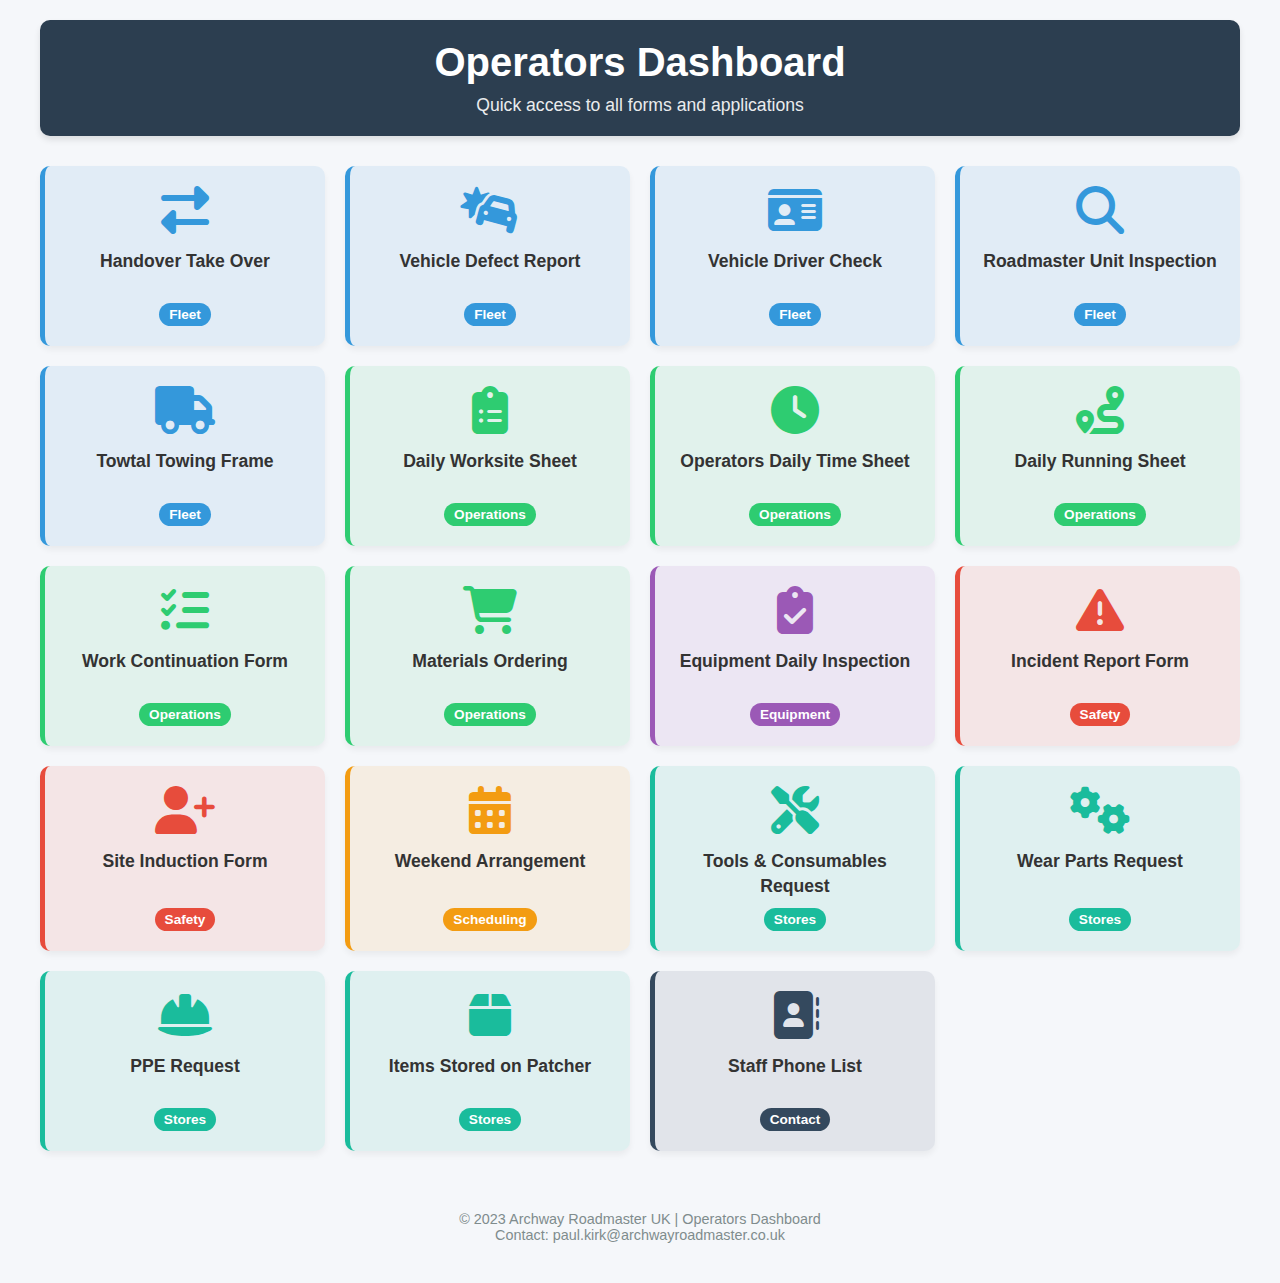
<file: index.html>
<!DOCTYPE html>
<html lang="en">
<head>
    <meta charset="UTF-8">
    <meta name="viewport" content="width=device-width, initial-scale=1.0">
    <title>Operators Dashboard</title>
    <link rel="stylesheet" href="https://cdnjs.cloudflare.com/ajax/libs/font-awesome/6.4.0/css/all.min.css">
    <link rel="stylesheet" href="styles.css">
</head>
<body>
    <div class="dashboard-container">
        <div class="dashboard-header">
            <h1>Operators Dashboard</h1>
            <p>Quick access to all forms and applications</p>
        </div>
        
        <div id="dashboard-grid" class="dashboard-grid">
            <!-- Dashboard items will be loaded dynamically from forms-data.json -->
        </div>
        
        <div class="footer">
            <p>© 2023 Archway Roadmaster UK | Operators Dashboard</p>
            <p>Contact: paul.kirk@archwayroadmaster.co.uk</p>
        </div>
    </div>

    <script src="app.js"></script>
</body>
</html>
</file>
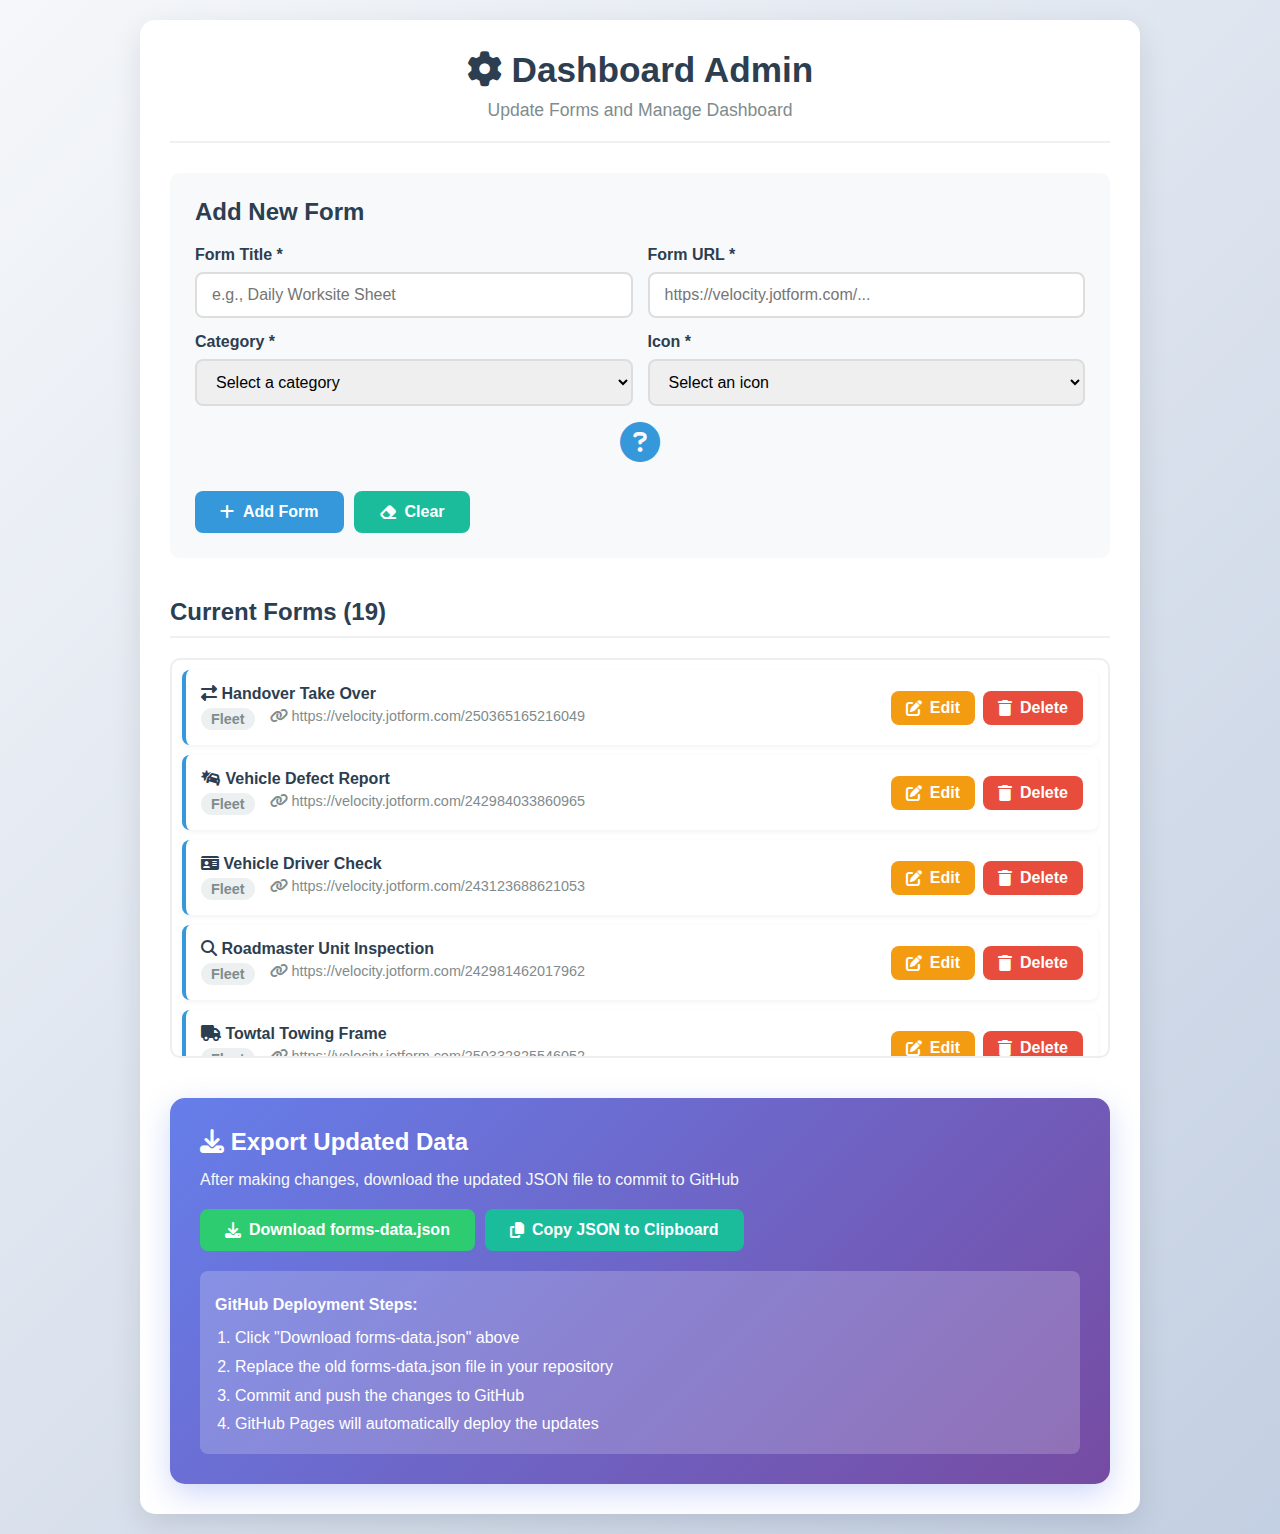
<file: admin.html>
<!DOCTYPE html>
<html lang="en">
<head>
    <meta charset="UTF-8">
    <meta name="viewport" content="width=device-width, initial-scale=1.0">
    <title>Dashboard Admin - Update Forms</title>
    <link rel="stylesheet" href="https://cdnjs.cloudflare.com/ajax/libs/font-awesome/6.4.0/css/all.min.css">
    <link rel="stylesheet" href="admin-styles.css">
</head>
<body>
    <div class="container">
        <div class="header">
            <h1><i class="fas fa-cog"></i> Dashboard Admin</h1>
            <p class="subtitle">Update Forms and Manage Dashboard</p>
        </div>

        <!-- Add/Edit Form Section -->
        <div class="form-section">
            <h2 id="form-mode-title">Add New Form</h2>
            <form id="form-editor">
                <div class="form-row">
                    <div class="form-group">
                        <label for="form-title">Form Title *</label>
                        <input type="text" id="form-title" required placeholder="e.g., Daily Worksite Sheet">
                    </div>
                    <div class="form-group">
                        <label for="form-url">Form URL *</label>
                        <input type="url" id="form-url" required placeholder="https://velocity.jotform.com/...">
                    </div>
                </div>

                <div class="form-row">
                    <div class="form-group">
                        <label for="form-category">Category *</label>
                        <select id="form-category" required>
                            <option value="">Select a category</option>
                            <option value="Fleet">Fleet</option>
                            <option value="Operations">Operations</option>
                            <option value="Equipment">Equipment</option>
                            <option value="Safety">Safety</option>
                            <option value="Scheduling">Scheduling</option>
                            <option value="Stores">Stores</option>
                            <option value="Contact">Contact</option>
                        </select>
                    </div>
                    <div class="form-group">
                        <label for="form-icon">Icon *</label>
                        <select id="form-icon" required>
                            <option value="">Select an icon</option>
                            <option value="fa-clipboard-list">Clipboard List</option>
                            <option value="fa-clock">Clock</option>
                            <option value="fa-route">Route</option>
                            <option value="fa-tasks">Tasks</option>
                            <option value="fa-shopping-cart">Shopping Cart</option>
                            <option value="fa-exchange-alt">Exchange</option>
                            <option value="fa-car-crash">Car Crash</option>
                            <option value="fa-id-card">ID Card</option>
                            <option value="fa-search">Search</option>
                            <option value="fa-truck">Truck</option>
                            <option value="fa-clipboard-check">Clipboard Check</option>
                            <option value="fa-exclamation-triangle">Exclamation Triangle</option>
                            <option value="fa-user-plus">User Plus</option>
                            <option value="fa-calendar-alt">Calendar</option>
                            <option value="fa-tools">Tools</option>
                            <option value="fa-cogs">Cogs</option>
                            <option value="fa-hard-hat">Hard Hat</option>
                            <option value="fa-box">Box</option>
                            <option value="fa-address-book">Address Book</option>
                            <option value="fa-file-alt">File</option>
                            <option value="fa-wrench">Wrench</option>
                        </select>
                    </div>
                </div>

                <div class="icon-preview" id="icon-preview">
                    <i class="fas fa-question-circle"></i>
                </div>

                <div class="button-group">
                    <button type="submit" class="btn btn-primary">
                        <i class="fas fa-plus"></i> Add Form
                    </button>
                    <button type="button" id="cancel-edit" class="btn btn-warning" style="display: none;">
                        <i class="fas fa-times"></i> Cancel
                    </button>
                    <button type="button" id="clear-form" class="btn btn-info">
                        <i class="fas fa-eraser"></i> Clear
                    </button>
                </div>
            </form>
        </div>

        <!-- Current Forms List -->
        <div class="items-section">
            <h2>Current Forms (<span id="form-count">0</span>)</h2>
            <div class="item-list" id="forms-list">
                <!-- Forms will be loaded here -->
            </div>
        </div>

        <!-- Export Section -->
        <div class="upload-section">
            <h3><i class="fas fa-download"></i> Export Updated Data</h3>
            <p>After making changes, download the updated JSON file to commit to GitHub</p>
            
            <div class="button-group">
                <button onclick="downloadJSON()" class="btn btn-success">
                    <i class="fas fa-download"></i> Download forms-data.json
                </button>
                <button onclick="copyJSON()" class="btn btn-info">
                    <i class="fas fa-copy"></i> Copy JSON to Clipboard
                </button>
            </div>

            <div style="margin-top: 20px; padding: 15px; background: rgba(255,255,255,0.2); border-radius: 8px;">
                <h4 style="color: white; margin-bottom: 10px;">GitHub Deployment Steps:</h4>
                <ol style="color: white; line-height: 1.8;">
                    <li>Click "Download forms-data.json" above</li>
                    <li>Replace the old forms-data.json file in your repository</li>
                    <li>Commit and push the changes to GitHub</li>
                    <li>GitHub Pages will automatically deploy the updates</li>
                </ol>
            </div>
        </div>
    </div>

    <script src="admin.js"></script>
</body>
</html>
</file>
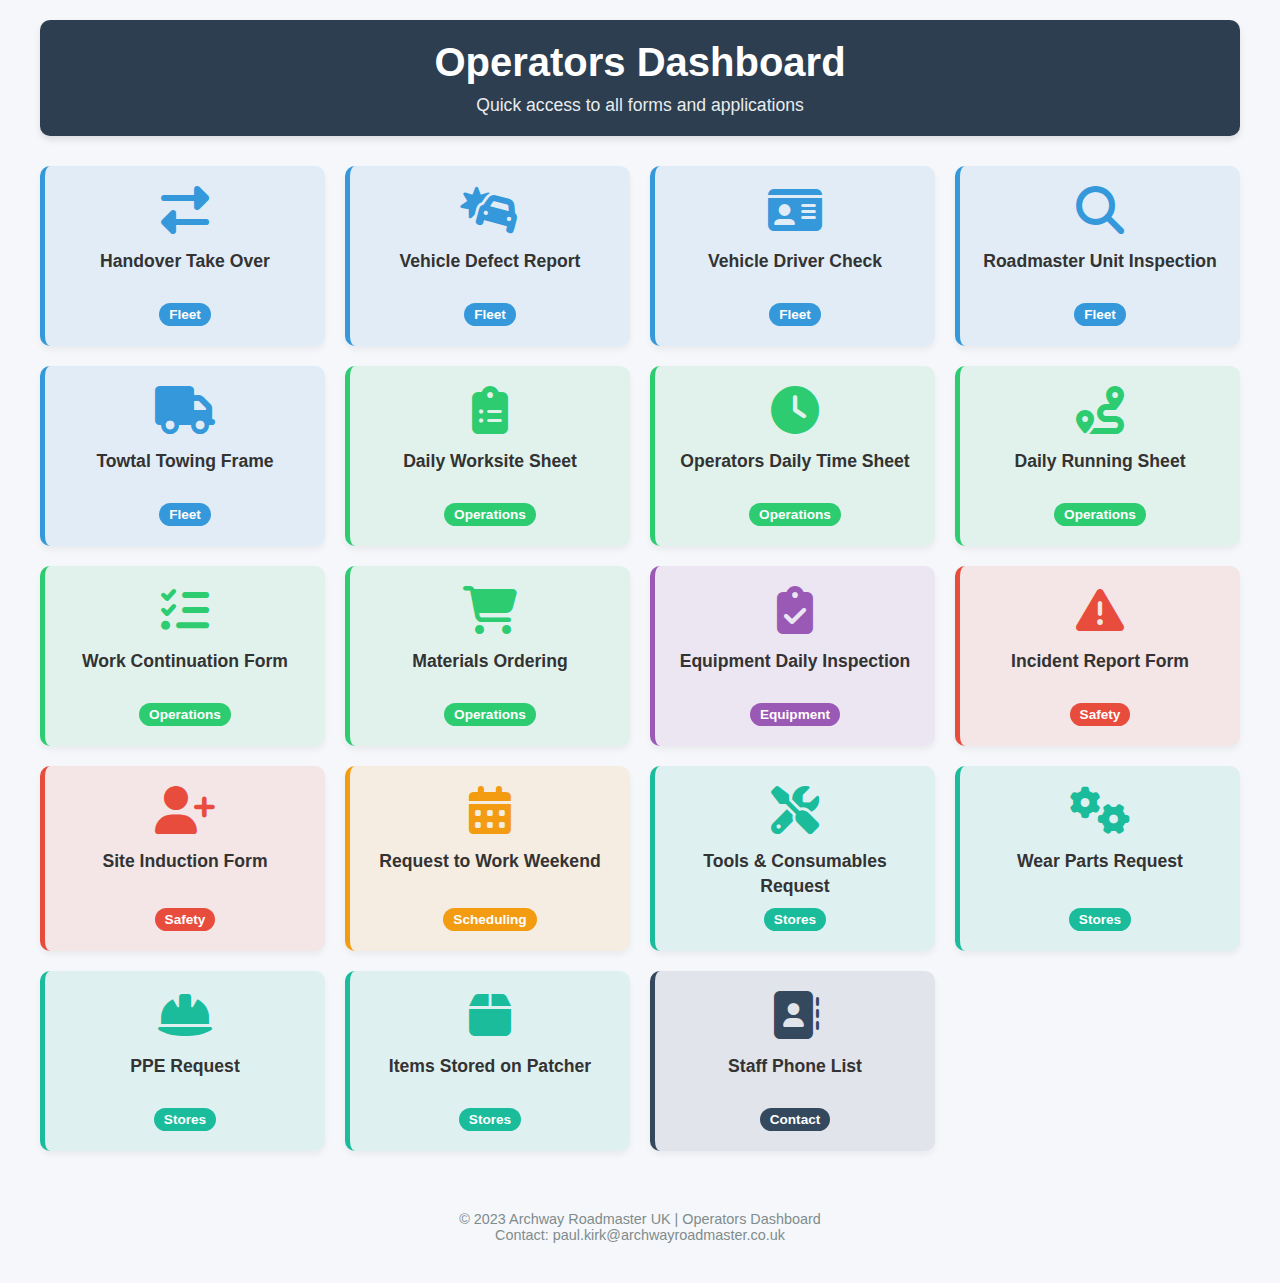
<file: Jotform Operator Dashboard.html>
<!DOCTYPE html>
<html lang="en">
<head>
    <meta charset="UTF-8">
    <meta name="viewport" content="width=device-width, initial-scale=1.0">
    <title>Operators Dashboard</title>
    <link rel="stylesheet" href="https://cdnjs.cloudflare.com/ajax/libs/font-awesome/6.4.0/css/all.min.css">
    <style>
        * {
            margin: 0;
            padding: 0;
            box-sizing: border-box;
        }
        
        body {
            font-family: 'Segoe UI', Tahoma, Geneva, Verdana, sans-serif;
            background-color: #f5f7fa;
            color: #333;
            padding: 20px;
        }
        
        .dashboard-container {
            max-width: 1200px;
            margin: 0 auto;
        }
        
        .dashboard-header {
            text-align: center;
            margin-bottom: 30px;
            padding: 20px;
            background-color: #2c3e50;
            color: white;
            border-radius: 10px;
            box-shadow: 0 4px 6px rgba(0, 0, 0, 0.1);
        }
        
        .dashboard-header h1 {
            font-size: 2.5rem;
            margin-bottom: 10px;
        }
        
        .dashboard-header p {
            font-size: 1.1rem;
            opacity: 0.9;
        }
        
        .dashboard-grid {
            display: grid;
            grid-template-columns: repeat(auto-fill, minmax(250px, 1fr));
            gap: 20px;
        }
        
        .dashboard-item {
            background-color: white;
            border-radius: 10px;
            padding: 20px;
            box-shadow: 0 4px 6px rgba(0, 0, 0, 0.05);
            transition: transform 0.3s ease, box-shadow 0.3s ease;
            text-align: center;
            display: flex;
            flex-direction: column;
            align-items: center;
            justify-content: center;
            min-height: 180px;
            position: relative;
            border-left: 5px solid #ccc;
        }
        
        .dashboard-item:hover {
            transform: translateY(-5px);
            box-shadow: 0 10px 15px rgba(0, 0, 0, 0.1);
        }
        
        .dashboard-item a {
            text-decoration: none;
            color: inherit;
            display: flex;
            flex-direction: column;
            align-items: center;
            justify-content: center;
            width: 100%;
            height: 100%;
        }
        
        .dashboard-item i {
            font-size: 3rem;
            margin-bottom: 15px;
        }
        
        .dashboard-item h3 {
            font-size: 1.1rem;
            font-weight: 600;
            margin-bottom: 10px;
            line-height: 1.4;
        }
        
        .dashboard-item .category {
            font-size: 0.85rem;
            color: white;
            padding: 4px 10px;
            border-radius: 20px;
            margin-top: auto;
            font-weight: bold;
        }
        
        /* Category Colors */
        .fleet-item {
            border-left-color: #3498db;
            background-color: rgba(52, 152, 219, 0.1);
        }
        .fleet-item .category {
            background-color: #3498db;
        }
        .fleet-item i {
            color: #3498db;
        }
        
        .operations-item {
            border-left-color: #2ecc71;
            background-color: rgba(46, 204, 113, 0.1);
        }
        .operations-item .category {
            background-color: #2ecc71;
        }
        .operations-item i {
            color: #2ecc71;
        }
        
        .equipment-item {
            border-left-color: #9b59b6;
            background-color: rgba(155, 89, 182, 0.1);
        }
        .equipment-item .category {
            background-color: #9b59b6;
        }
        .equipment-item i {
            color: #9b59b6;
        }
        
        .safety-item {
            border-left-color: #e74c3c;
            background-color: rgba(231, 76, 60, 0.1);
        }
        .safety-item .category {
            background-color: #e74c3c;
        }
        .safety-item i {
            color: #e74c3c;
        }
        
        .scheduling-item {
            border-left-color: #f39c12;
            background-color: rgba(243, 156, 18, 0.1);
        }
        .scheduling-item .category {
            background-color: #f39c12;
        }
        .scheduling-item i {
            color: #f39c12;
        }
        
        .stores-item {
            border-left-color: #1abc9c;
            background-color: rgba(26, 188, 156, 0.1);
        }
        .stores-item .category {
            background-color: #1abc9c;
        }
        .stores-item i {
            color: #1abc9c;
        }
        
        .contact-item {
            border-left-color: #34495e;
            background-color: rgba(52, 73, 94, 0.1);
        }
        .contact-item .category {
            background-color: #34495e;
        }
        .contact-item i {
            color: #34495e;
        }
        
        .footer {
            text-align: center;
            margin-top: 40px;
            padding: 20px;
            color: #7f8c8d;
            font-size: 0.9rem;
        }
        
        @media (max-width: 768px) {
            .dashboard-grid {
                grid-template-columns: repeat(auto-fill, minmax(200px, 1fr));
            }
            
            .dashboard-header h1 {
                font-size: 2rem;
            }
        }
    </style>
</head>
<body>
    <div class="dashboard-container">
        <div class="dashboard-header">
            <h1>Operators Dashboard</h1>
            <p>Quick access to all forms and applications</p>
        </div>
        
        <div class="dashboard-grid">
            <!-- 1. Handover Take Over -->
            <div class="dashboard-item fleet-item">
                <a href="https://velocity.jotform.com/250365165216049" target="_blank">
                    <i class="fas fa-exchange-alt"></i>
                    <h3>Handover Take Over</h3>
                    <span class="category">Fleet</span>
                </a>
            </div>
            
            <!-- 2. Vehicle Defect Report -->
            <div class="dashboard-item fleet-item">
                <a href="https://velocity.jotform.com/242984033860965" target="_blank">
                    <i class="fas fa-car-crash"></i>
                    <h3>Vehicle Defect Report</h3>
                    <span class="category">Fleet</span>
                </a>
            </div>
            
            <!-- 3. Vehicle Driver Check -->
            <div class="dashboard-item fleet-item">
                <a href="https://velocity.jotform.com/243123688621053" target="_blank">
                    <i class="fas fa-id-card"></i>
                    <h3>Vehicle Driver Check</h3>
                    <span class="category">Fleet</span>
                </a>
            </div>
            
            <!-- 4. Roadmaster Unit Inspection -->
            <div class="dashboard-item fleet-item">
                <a href="https://velocity.jotform.com/242981462017962" target="_blank">
                    <i class="fas fa-search"></i>
                    <h3>Roadmaster Unit Inspection</h3>
                    <span class="category">Fleet</span>
                </a>
            </div>
            
            <!-- 5. Towtal Towing Frame -->
            <div class="dashboard-item fleet-item">
                <a href="https://velocity.jotform.com/250332825546052" target="_blank">
                    <i class="fas fa-truck"></i>
                    <h3>Towtal Towing Frame</h3>
                    <span class="category">Fleet</span>
                </a>
            </div>
            
            <!-- 6. Daily Worksite Sheet -->
            <div class="dashboard-item operations-item">
                <a href="https://velocity.jotform.com/243442728961968" target="_blank">
                    <i class="fas fa-clipboard-list"></i>
                    <h3>Daily Worksite Sheet</h3>
                    <span class="category">Operations</span>
                </a>
            </div>
            
            <!-- 7. Operators Daily Time Sheet -->
            <div class="dashboard-item operations-item">
                <a href="https://velocity.jotform.com/243161808712050" target="_blank">
                    <i class="fas fa-clock"></i>
                    <h3>Operators Daily Time Sheet</h3>
                    <span class="category">Operations</span>
                </a>
            </div>
            
            <!-- 8. Daily Running Sheet -->
            <div class="dashboard-item operations-item">
                <a href="https://velocity.jotform.com/243161530453953" target="_blank">
                    <i class="fas fa-route"></i>
                    <h3>Daily Running Sheet</h3>
                    <span class="category">Operations</span>
                </a>
            </div>
            
            <!-- 9. Work Continuation Form -->
            <div class="dashboard-item operations-item">
                <a href="https://velocity.jotform.com/242914119268965" target="_blank">
                    <i class="fas fa-tasks"></i>
                    <h3>Work Continuation Form</h3>
                    <span class="category">Operations</span>
                </a>
            </div>
            
            <!-- 10. Materials Ordering -->
            <div class="dashboard-item operations-item">
                <a href="https://velocity.jotform.com/250063215760347" target="_blank">
                    <i class="fas fa-shopping-cart"></i>
                    <h3>Materials Ordering</h3>
                    <span class="category">Operations</span>
                </a>
            </div>
            
            <!-- 11. Equipment Daily Inspection -->
            <div class="dashboard-item equipment-item">
                <a href="https://velocity.jotform.com/242983096056970" target="_blank">
                    <i class="fas fa-clipboard-check"></i>
                    <h3>Equipment Daily Inspection</h3>
                    <span class="category">Equipment</span>
                </a>
            </div>
            
            <!-- 12. Incident Report Form -->
            <div class="dashboard-item safety-item">
                <a href="https://velocity.jotform.com/243454080592962" target="_blank">
                    <i class="fas fa-exclamation-triangle"></i>
                    <h3>Incident Report Form</h3>
                    <span class="category">Safety</span>
                </a>
            </div>
            
            <!-- 13. Site Induction Form -->
            <div class="dashboard-item safety-item">
                <a href="https://velocity.jotform.com/250373582967973" target="_blank">
                    <i class="fas fa-user-plus"></i>
                    <h3>Site Induction Form</h3>
                    <span class="category">Safety</span>
                </a>
            </div>
            
            <!-- 14. Request to Work Weekend -->
            <div class="dashboard-item scheduling-item">
                <a href="https://velocity.jotform.com/242951951205961" target="_blank">
                    <i class="fas fa-calendar-alt"></i>
                    <h3>Request to Work Weekend</h3>
                    <span class="category">Scheduling</span>
                </a>
            </div>
            
            <!-- Stores Items -->
            <!-- 15. Tools & Consumables Request -->
            <div class="dashboard-item stores-item">
                <a href="https://velocity.jotform.com/250051194521951" target="_blank">
                    <i class="fas fa-tools"></i>
                    <h3>Tools & Consumables Request</h3>
                    <span class="category">Stores</span>
                </a>
            </div>
            
            <!-- 16. Wear Parts Request -->
            <div class="dashboard-item stores-item">
                <a href="https://velocity.jotform.com/250133864681963" target="_blank">
                    <i class="fas fa-cogs"></i>
                    <h3>Wear Parts Request</h3>
                    <span class="category">Stores</span>
                </a>
            </div>
            
            <!-- 17. PPE Request -->
            <div class="dashboard-item stores-item">
                <a href="https://velocity.jotform.com/250083265800955" target="_blank">
                    <i class="fas fa-hard-hat"></i>
                    <h3>PPE Request</h3>
                    <span class="category">Stores</span>
                </a>
            </div>
            
            <!-- 18. Items Stored on Patcher -->
            <div class="dashboard-item stores-item">
                <a href="https://velocity.jotform.com/250132444017949" target="_blank">
                    <i class="fas fa-box"></i>
                    <h3>Items Stored on Patcher</h3>
                    <span class="category">Stores</span>
                </a>
            </div>
            
            <!-- 19. Staff Phone List -->
            <div class="dashboard-item contact-item">
                <a href="https://velocity.jotform.com/250232271775959" target="_blank">
                    <i class="fas fa-address-book"></i>
                    <h3>Staff Phone List</h3>
                    <span class="category">Contact</span>
                </a>
            </div>
        </div>
        
        <div class="footer">
            <p>© 2023 Archway Roadmaster UK | Operators Dashboard</p>
            <p>Contact: paul.kirk@archwayroadmaster.co.uk</p>
        </div>
    </div>
</body>
</html>
</file>
<file: styles.css>
* {
    margin: 0;
    padding: 0;
    box-sizing: border-box;
}

body {
    font-family: 'Segoe UI', Tahoma, Geneva, Verdana, sans-serif;
    background-color: #f5f7fa;
    color: #333;
    padding: 20px;
}

.dashboard-container {
    max-width: 1200px;
    margin: 0 auto;
}

.dashboard-header {
    text-align: center;
    margin-bottom: 30px;
    padding: 20px;
    background-color: #2c3e50;
    color: white;
    border-radius: 10px;
    box-shadow: 0 4px 6px rgba(0, 0, 0, 0.1);
}

.dashboard-header h1 {
    font-size: 2.5rem;
    margin-bottom: 10px;
}

.dashboard-header p {
    font-size: 1.1rem;
    opacity: 0.9;
}

.dashboard-grid {
    display: grid;
    grid-template-columns: repeat(auto-fill, minmax(250px, 1fr));
    gap: 20px;
}

.dashboard-item {
    background-color: white;
    border-radius: 10px;
    padding: 20px;
    box-shadow: 0 4px 6px rgba(0, 0, 0, 0.05);
    transition: transform 0.3s ease, box-shadow 0.3s ease;
    text-align: center;
    display: flex;
    flex-direction: column;
    align-items: center;
    justify-content: center;
    min-height: 180px;
    position: relative;
    border-left: 5px solid #ccc;
}

.dashboard-item:hover {
    transform: translateY(-5px);
    box-shadow: 0 10px 15px rgba(0, 0, 0, 0.1);
}

.dashboard-item a {
    text-decoration: none;
    color: inherit;
    display: flex;
    flex-direction: column;
    align-items: center;
    justify-content: center;
    width: 100%;
    height: 100%;
}

.dashboard-item i {
    font-size: 3rem;
    margin-bottom: 15px;
}

.dashboard-item h3 {
    font-size: 1.1rem;
    font-weight: 600;
    margin-bottom: 10px;
    line-height: 1.4;
}

.dashboard-item .category {
    font-size: 0.85rem;
    color: white;
    padding: 4px 10px;
    border-radius: 20px;
    margin-top: auto;
    font-weight: bold;
}

/* Category Colors */
.fleet-item {
    border-left-color: #3498db;
    background-color: rgba(52, 152, 219, 0.1);
}
.fleet-item .category {
    background-color: #3498db;
}
.fleet-item i {
    color: #3498db;
}

.operations-item {
    border-left-color: #2ecc71;
    background-color: rgba(46, 204, 113, 0.1);
}
.operations-item .category {
    background-color: #2ecc71;
}
.operations-item i {
    color: #2ecc71;
}

.equipment-item {
    border-left-color: #9b59b6;
    background-color: rgba(155, 89, 182, 0.1);
}
.equipment-item .category {
    background-color: #9b59b6;
}
.equipment-item i {
    color: #9b59b6;
}

.safety-item {
    border-left-color: #e74c3c;
    background-color: rgba(231, 76, 60, 0.1);
}
.safety-item .category {
    background-color: #e74c3c;
}
.safety-item i {
    color: #e74c3c;
}

.scheduling-item {
    border-left-color: #f39c12;
    background-color: rgba(243, 156, 18, 0.1);
}
.scheduling-item .category {
    background-color: #f39c12;
}
.scheduling-item i {
    color: #f39c12;
}

.stores-item {
    border-left-color: #1abc9c;
    background-color: rgba(26, 188, 156, 0.1);
}
.stores-item .category {
    background-color: #1abc9c;
}
.stores-item i {
    color: #1abc9c;
}

.contact-item {
    border-left-color: #34495e;
    background-color: rgba(52, 73, 94, 0.1);
}
.contact-item .category {
    background-color: #34495e;
}
.contact-item i {
    color: #34495e;
}

.footer {
    text-align: center;
    margin-top: 40px;
    padding: 20px;
    color: #7f8c8d;
    font-size: 0.9rem;
}

/* Loading state */
.loading {
    text-align: center;
    padding: 40px;
    color: #7f8c8d;
    font-size: 1.2rem;
}

.error {
    text-align: center;
    padding: 40px;
    color: #e74c3c;
    font-size: 1.2rem;
}

@media (max-width: 768px) {
    .dashboard-grid {
        grid-template-columns: repeat(auto-fill, minmax(200px, 1fr));
    }
    
    .dashboard-header h1 {
        font-size: 2rem;
    }
}
</file>
<file: admin-styles.css>
* {
    margin: 0;
    padding: 0;
    box-sizing: border-box;
}

body {
    font-family: 'Segoe UI', Tahoma, Geneva, Verdana, sans-serif;
    background: linear-gradient(135deg, #f5f7fa 0%, #c3cfe2 100%);
    color: #333;
    padding: 20px;
    min-height: 100vh;
}

.container {
    max-width: 1000px;
    margin: 0 auto;
    background: white;
    padding: 30px;
    border-radius: 15px;
    box-shadow: 0 10px 30px rgba(0, 0, 0, 0.1);
}

.header {
    text-align: center;
    margin-bottom: 30px;
    padding-bottom: 20px;
    border-bottom: 2px solid #f0f0f0;
}

.header h1 {
    color: #2c3e50;
    font-size: 2.2rem;
    margin-bottom: 10px;
}

.header .subtitle {
    color: #7f8c8d;
    font-size: 1.1rem;
}

.form-section {
    background: #f8f9fa;
    padding: 25px;
    border-radius: 10px;
    margin-bottom: 30px;
}

.form-section h2 {
    color: #2c3e50;
    margin-bottom: 20px;
}

.form-row {
    display: flex;
    gap: 15px;
    margin-bottom: 15px;
    flex-wrap: wrap;
}

.form-group {
    flex: 1;
    min-width: 200px;
}

label {
    display: block;
    margin-bottom: 8px;
    font-weight: 600;
    color: #2c3e50;
}

input, select {
    width: 100%;
    padding: 12px 15px;
    border: 2px solid #ddd;
    border-radius: 8px;
    font-size: 1rem;
    transition: border-color 0.3s;
}

input:focus, select:focus {
    outline: none;
    border-color: #3498db;
    box-shadow: 0 0 0 3px rgba(52, 152, 219, 0.1);
}

.icon-preview {
    font-size: 40px;
    text-align: center;
    margin: 15px 0;
    color: #3498db;
    min-height: 50px;
}

.button-group {
    display: flex;
    gap: 10px;
    margin-top: 20px;
    flex-wrap: wrap;
}

.btn {
    padding: 12px 25px;
    border: none;
    border-radius: 8px;
    font-size: 1rem;
    font-weight: 600;
    cursor: pointer;
    transition: all 0.3s;
    display: inline-flex;
    align-items: center;
    gap: 8px;
}

.btn-primary {
    background: #3498db;
    color: white;
}

.btn-primary:hover {
    background: #2980b9;
    transform: translateY(-2px);
    box-shadow: 0 5px 15px rgba(52, 152, 219, 0.3);
}

.btn-success {
    background: #2ecc71;
    color: white;
}

.btn-success:hover {
    background: #27ae60;
    transform: translateY(-2px);
    box-shadow: 0 5px 15px rgba(46, 204, 113, 0.3);
}

.btn-warning {
    background: #f39c12;
    color: white;
}

.btn-warning:hover {
    background: #d68910;
    transform: translateY(-2px);
    box-shadow: 0 5px 15px rgba(243, 156, 18, 0.3);
}

.btn-danger {
    background: #e74c3c;
    color: white;
}

.btn-danger:hover {
    background: #c0392b;
    transform: translateY(-2px);
    box-shadow: 0 5px 15px rgba(231, 76, 60, 0.3);
}

.btn-info {
    background: #1abc9c;
    color: white;
}

.btn-info:hover {
    background: #16a085;
    transform: translateY(-2px);
    box-shadow: 0 5px 15px rgba(26, 188, 156, 0.3);
}

.items-section {
    margin-top: 40px;
}

.items-section h2 {
    color: #2c3e50;
    margin-bottom: 20px;
    padding-bottom: 10px;
    border-bottom: 2px solid #f0f0f0;
}

.item-list {
    max-height: 400px;
    overflow-y: auto;
    border: 2px solid #eee;
    border-radius: 10px;
    padding: 10px;
}

.item-card {
    background: white;
    padding: 15px;
    margin-bottom: 10px;
    border-radius: 8px;
    border-left: 4px solid #3498db;
    display: flex;
    justify-content: space-between;
    align-items: center;
    box-shadow: 0 2px 5px rgba(0,0,0,0.05);
    transition: all 0.3s;
}

.item-card:hover {
    transform: translateX(5px);
    box-shadow: 0 5px 15px rgba(0,0,0,0.1);
}

.item-content {
    flex: 1;
}

.item-title {
    font-weight: 600;
    color: #2c3e50;
    margin-bottom: 5px;
}

.item-meta {
    display: flex;
    gap: 15px;
    font-size: 0.9rem;
    color: #7f8c8d;
    flex-wrap: wrap;
}

.item-category {
    background: #ecf0f1;
    padding: 3px 10px;
    border-radius: 15px;
    font-weight: 600;
}

.item-actions {
    display: flex;
    gap: 8px;
}

.upload-section {
    background: linear-gradient(135deg, #667eea 0%, #764ba2 100%);
    color: white;
    padding: 30px;
    border-radius: 15px;
    margin-top: 40px;
    box-shadow: 0 10px 30px rgba(102, 126, 234, 0.3);
}

.upload-section h3 {
    color: white;
    margin-bottom: 15px;
    font-size: 1.5rem;
}

.upload-section p {
    margin-bottom: 20px;
    opacity: 0.95;
}

.upload-section h4 {
    margin-top: 10px;
}

.upload-section ol {
    margin-left: 20px;
}

/* Toast notifications */
.toast {
    position: fixed;
    top: 20px;
    right: 20px;
    background: #3498db;
    color: white;
    padding: 15px 20px;
    border-radius: 8px;
    box-shadow: 0 5px 15px rgba(0,0,0,0.2);
    z-index: 1000;
    display: flex;
    align-items: center;
    gap: 10px;
    animation: slideIn 0.3s ease;
}

.toast.success {
    background: #2ecc71;
}

.toast.warning {
    background: #f39c12;
}

.toast.error {
    background: #e74c3c;
}

@keyframes slideIn {
    from { transform: translateX(100%); opacity: 0; }
    to { transform: translateX(0); opacity: 1; }
}

@keyframes fadeOut {
    from { opacity: 1; }
    to { opacity: 0; }
}
</file>
